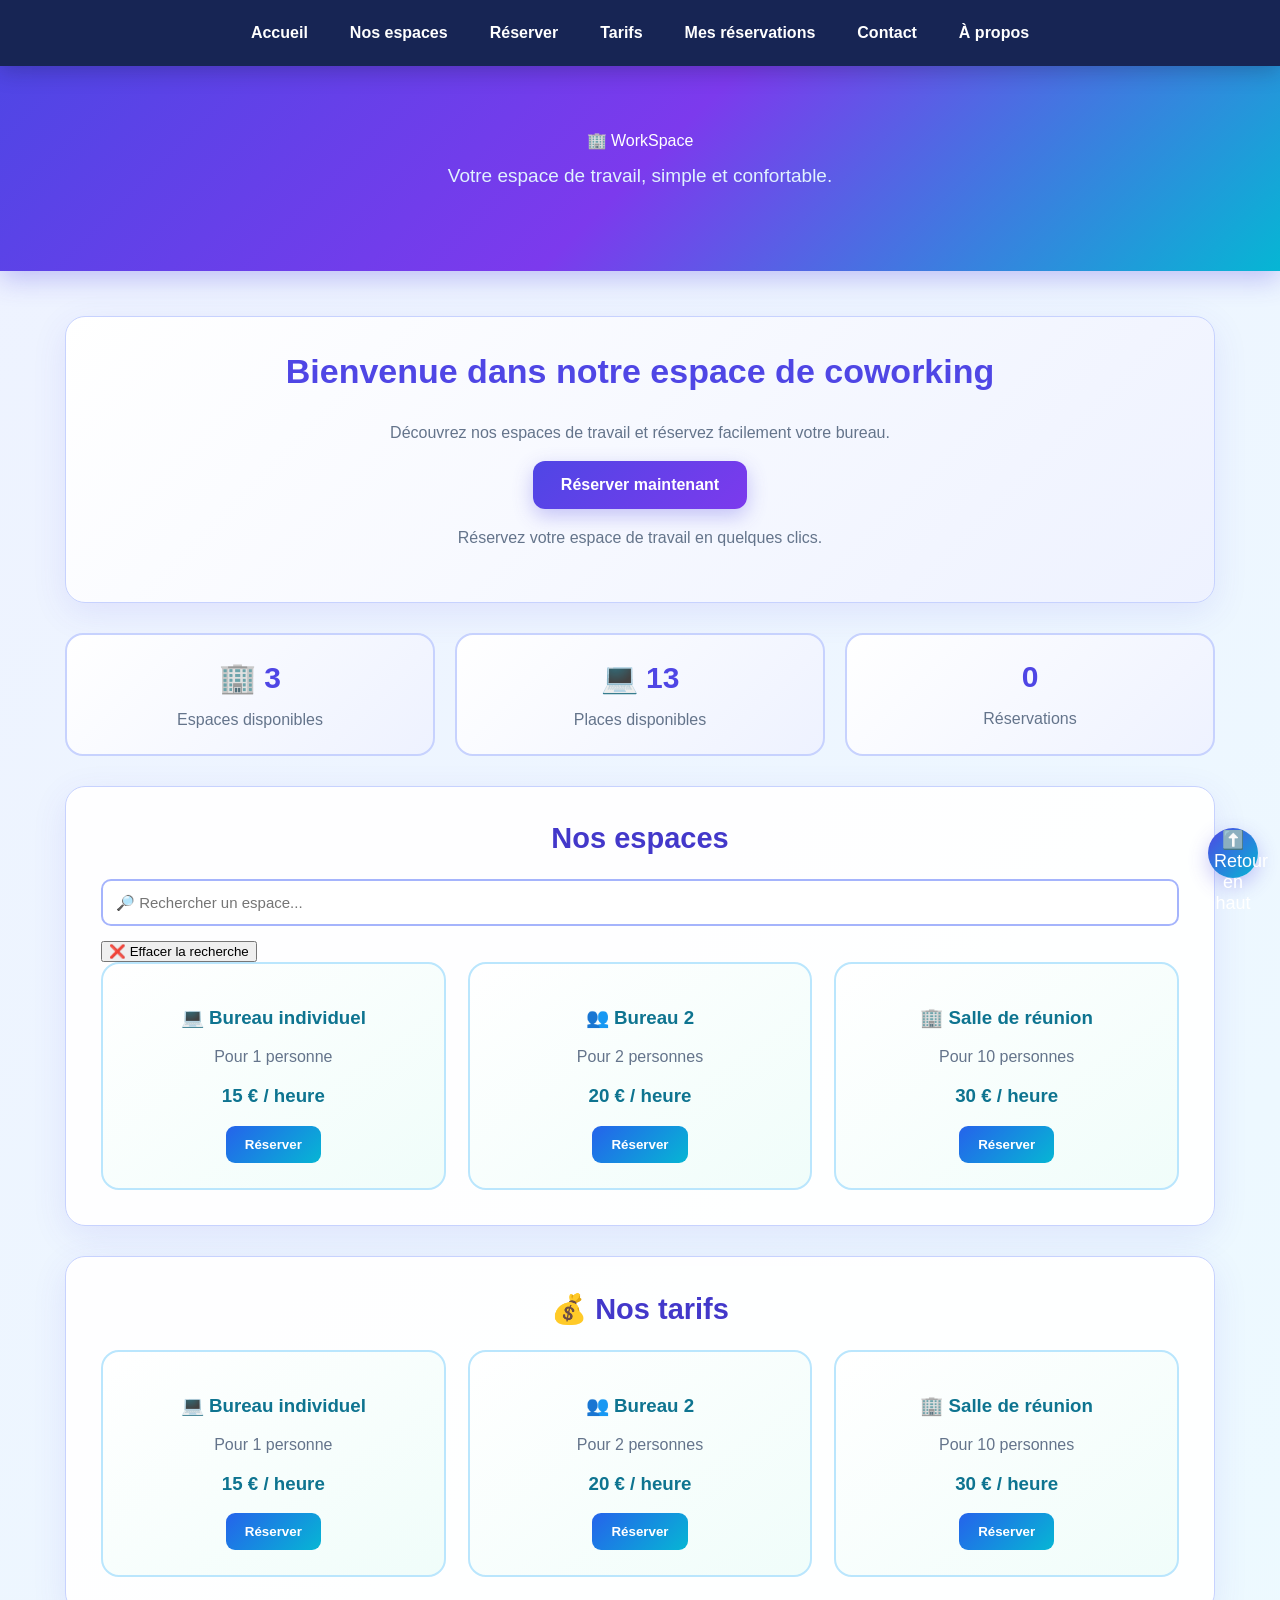
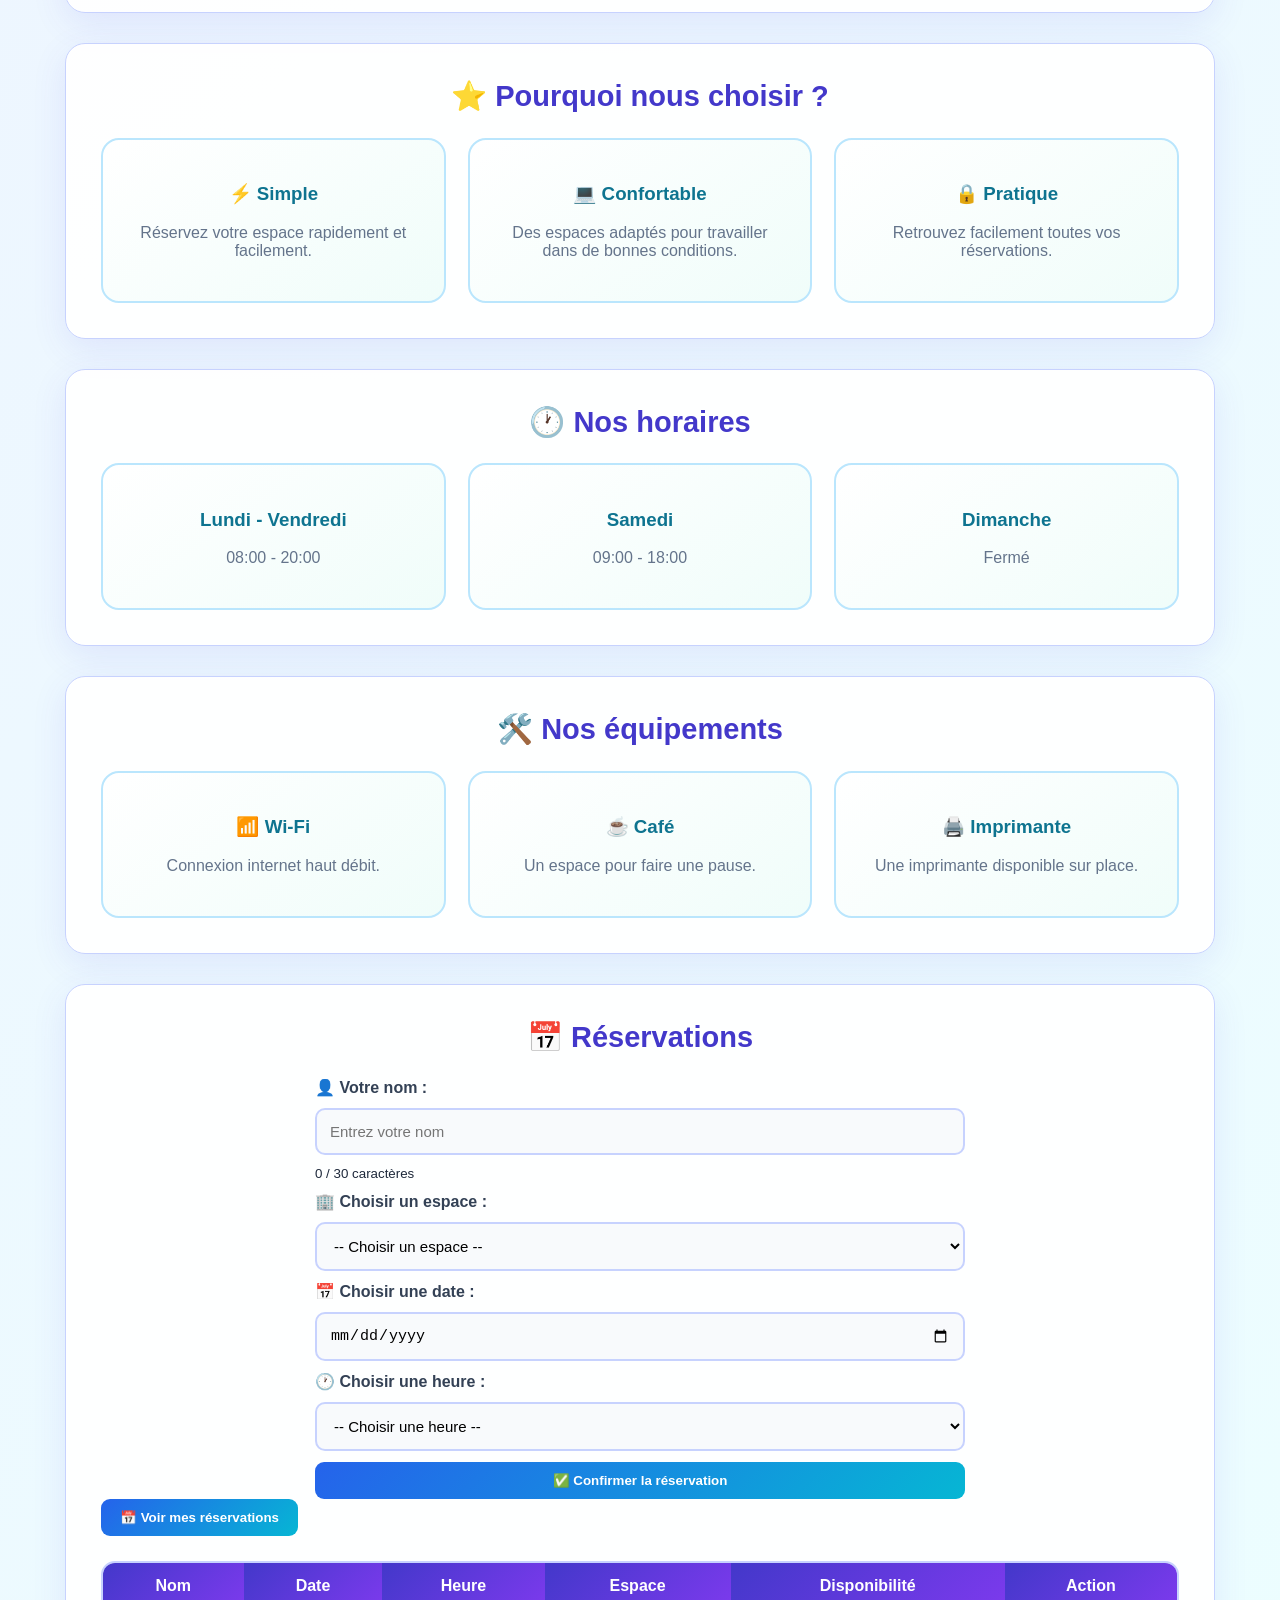
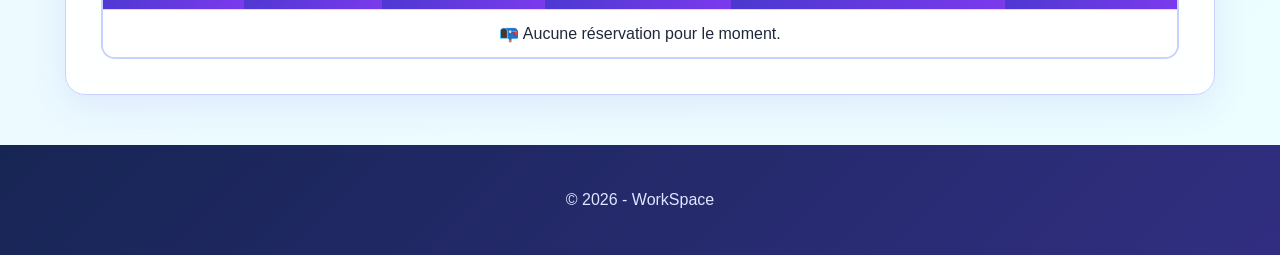
<file: index.html>
<!DOCTYPE html>
<html lang="fr">

<head>
    <meta charset="UTF-8">
    <meta name="viewport" content="width=device-width, initial-scale=1.0">

    <title>WorkSpace - Coworking</title>

    <link rel="stylesheet" href="style.css">
</head>

<body>

    <!-- MENU -->
    <nav>
        <a href="index.html">Accueil</a>
        <a href="#espaces">Nos espaces</a>
        <a href="#reservations">Réserver</a>
        <a href="#tarifs">Tarifs</a>
        <a href="reservations.html">Mes réservations</a>
        <a href="contact.html">Contact</a>
        <a href="apropos.html">À propos</a>
    </nav>

    <!-- EN-TÊTE -->
    <header
         <h1>🏢 WorkSpace</h1>

        <p>
            Votre espace de travail, simple et confortable.
        </p>

    </header>

    <main>

        <!-- ACCUEIL -->
        <section class="accueil">

            <h2>Bienvenue dans notre espace de coworking</h2>

            <p>
                Découvrez nos espaces de travail et réservez
                facilement votre bureau.
            </p>

            <a href="#reservations">
                <button class="bouton-principal">
                    Réserver maintenant
                </button>
            </a>

            <p class="texte-accueil">
                Réservez votre espace de travail en quelques clics.
            </p>

        </section>


        <!-- STATISTIQUES -->
        <section class="statistiques">

            <div class="statistique">
                <h3>🏢 3</h3>
                <p>Espaces disponibles</p>
            </div>

            <div class="statistique">
                <h3>💻 13</h3>
                <p>Places disponibles</p>
            </div>

            <div class="statistique">
                <h3 id="nombreReservations">0</h3>
                <p>Réservations</p>
            </div>

        </section>


        <!-- ESPACES -->
        <section id="espaces">

            <h2>Nos espaces</h2>

            <input
                type="text"
                id="rechercheEspaces"
                placeholder="🔎 Rechercher un espace..."
            >

            <button id="effacerRecherche" type="button">
                ❌ Effacer la recherche
            </button>

            <div class="espaces">

                <div class="espace">
                    <h3>💻 Bureau individuel</h3>
                    <p>Pour 1 personne</p>
                    <h3>15 € / heure</h3>

                    <button onclick="choisirEspace('Bureau individuel')">
                        Réserver
                    </button>
                </div>


                <div class="espace bureau2">

                    <h3>👥 Bureau 2</h3>
                    <p>Pour 2 personnes</p>
                    <h3>20 € / heure</h3>

                    <button onclick="choisirEspace('Bureau 2')">
                        Réserver
                    </button>

                </div>


                <div class="espace">

                    <h3>🏢 Salle de réunion</h3>
                    <p>Pour 10 personnes</p>
                    <h3>30 € / heure</h3>

                    <button onclick="choisirEspace('Salle de réunion')">
                        Réserver
                    </button>

                </div>

            </div>

        </section>


        <!-- TARIFS -->
        <section id="tarifs">

            <h2>💰 Nos tarifs</h2>

            <div class="espaces">

                <div class="espace">

                    <h3>💻 Bureau individuel</h3>
                    <p>Pour 1 personne</p>
                    <h3>15 € / heure</h3>

                    <button onclick="choisirEspace('Bureau individuel')">
                        Réserver
                    </button>

                </div>


                <div class="espace">

                    <h3>👥 Bureau 2</h3>
                    <p>Pour 2 personnes</p>
                    <h3>20 € / heure</h3>

                    <button onclick="choisirEspace('Bureau 2')">
                        Réserver
                    </button>

                </div>


                <div class="espace">

                    <h3>🏢 Salle de réunion</h3>
                    <p>Pour 10 personnes</p>
                    <h3>30 € / heure</h3>

                    <button onclick="choisirEspace('Salle de réunion')">
                        Réserver
                    </button>

                </div>

            </div>

        </section>


        <!-- AVANTAGES -->
        <section class="avantages">

            <h2>⭐ Pourquoi nous choisir ?</h2>

            <div class="espaces">

                <div class="espace">
                    <h3>⚡ Simple</h3>
                    <p>
                        Réservez votre espace rapidement et facilement.
                    </p>
                </div>


                <div class="espace">
                    <h3>💻 Confortable</h3>
                    <p>
                        Des espaces adaptés pour travailler
                        dans de bonnes conditions.
                    </p>
                </div>


                <div class="espace">
                    <h3>🔒 Pratique</h3>
                    <p>
                        Retrouvez facilement toutes vos réservations.
                    </p>
                </div>

            </div>

        </section>


        <!-- HORAIRES -->
        <section class="horaires">

            <h2>🕐 Nos horaires</h2>

            <div class="espaces">

                <div class="espace">
                    <h3>Lundi - Vendredi</h3>
                    <p>08:00 - 20:00</p>
                </div>

                <div class="espace">
                    <h3>Samedi</h3>
                    <p>09:00 - 18:00</p>
                </div>

                <div class="espace">
                    <h3>Dimanche</h3>
                    <p>Fermé</p>
                </div>

            </div>

        </section>


        <!-- ÉQUIPEMENTS -->
        <section class="equipements">

            <h2>🛠️ Nos équipements</h2>

            <div class="espaces">

                <div class="espace">
                    <h3>📶 Wi-Fi</h3>
                    <p>Connexion internet haut débit.</p>
                </div>

                <div class="espace">
                    <h3>☕ Café</h3>
                    <p>Un espace pour faire une pause.</p>
                </div>

                <div class="espace">
                    <h3>🖨️ Imprimante</h3>
                    <p>Une imprimante disponible sur place.</p>
                </div>

            </div>

        </section>


        <!-- RÉSERVATIONS -->
        <section id="reservations">

            <h2>📅 Réservations</h2>

            <form id="reservationForm">

                <label for="nom">
                    👤 Votre nom :
                </label>

               <input
    type="text"
    id="nom"
    placeholder="Entrez votre nom"
    maxlength="30"
    required
>
<small id="compteurNom">
    0 / 30 caractères
</small>         

                <label for="espace">
                    🏢 Choisir un espace :
                </label>

                <select id="espace" required>

                    <option value="">
                        -- Choisir un espace --
                    </option>

                    <option value="Bureau individuel">
                        Bureau individuel
                    </option>

                    <option value="Bureau 2">
                        Bureau 2
                    </option>

                    <option value="Salle de réunion">
                        Salle de réunion
                    </option>

                </select>


                <label for="date">
                    📅 Choisir une date :
                </label>

                <input
                    type="date"
                    id="date"
                    required
                >


                <label for="heure">
                    🕐 Choisir une heure :
                </label>

                <select id="heure" required>

                    <option value="">
                        -- Choisir une heure --
                    </option>

                    <option value="09:00 - 11:00">
                        09:00 - 11:00
                    </option>

                    <option value="11:00 - 13:00">
                        11:00 - 13:00
                    </option>

                    <option value="14:00 - 16:00">
                        14:00 - 16:00
                    </option>

                    <option value="16:00 - 18:00">
                        16:00 - 18:00
                    </option>

                </select>


                <button type="submit">
                    ✅ Confirmer la réservation
                </button>

            </form>


            <a href="reservations.html">
                <button type="button">
                    📅 Voir mes réservations
                </button>
            </a>


            <!-- TABLEAU -->
            <table>

                <thead>

                    <tr>
    <th>Nom</th>
    <th>Date</th>
    <th>Heure</th>
    <th>Espace</th>
    <th>Disponibilité</th>
    <th>Action</th>
</tr>

                </thead>

                <tbody id="listeReservations">
                </tbody>

            </table>

        </section>

    </main>


    <!-- RETOUR EN HAUT -->
    <button id="retourHaut" type="button">
        ⬆️ Retour en haut
    </button>


    <!-- PIED DE PAGE -->
    <footer>
        <p>© 2026 - WorkSpace</p>
    </footer>


    <!-- JAVASCRIPT -->
    <script src="script.js"></script>


    <script>

        // Recherche des espaces
        const rechercheEspaces =
            document.getElementById("rechercheEspaces");

        const espaces =
            document.querySelectorAll(".espace");


        rechercheEspaces.addEventListener("input", function() {

            const recherche =
                this.value.toLowerCase();


            espaces.forEach(function(espace) {

                const texte =
                    espace.textContent.toLowerCase();


                if (texte.includes(recherche)) {

                    espace.style.display = "";

                } else {

                    espace.style.display = "none";

                }

            });

        });


        // Effacer la recherche
        const effacerRecherche =
            document.getElementById("effacerRecherche");


        effacerRecherche.addEventListener("click", function() {

            rechercheEspaces.value = "";


            espaces.forEach(function(espace) {

                espace.style.display = "";

            });

        });


        // Choisir automatiquement un espace
        function choisirEspace(espace) {

            document.getElementById("espace").value = espace;


            document.getElementById("reservations").scrollIntoView({
                behavior: "smooth"
            });

        }


        // Retour en haut
        document
            .getElementById("retourHaut")
            .addEventListener("click", function() {

                window.scrollTo({
                    top: 0,
                    behavior: "smooth"
                });

            });


        window.addEventListener("load", function() {

    const dejaBienvenue =
        localStorage.getItem("bienvenueWorkSpace");

    if (!dejaBienvenue) {

        alert("👋 Bienvenue sur WorkSpace !");

        localStorage.setItem(
            "bienvenueWorkSpace",
            "oui"
        );
    }

});

    </script>

</body>

</html>
</file>
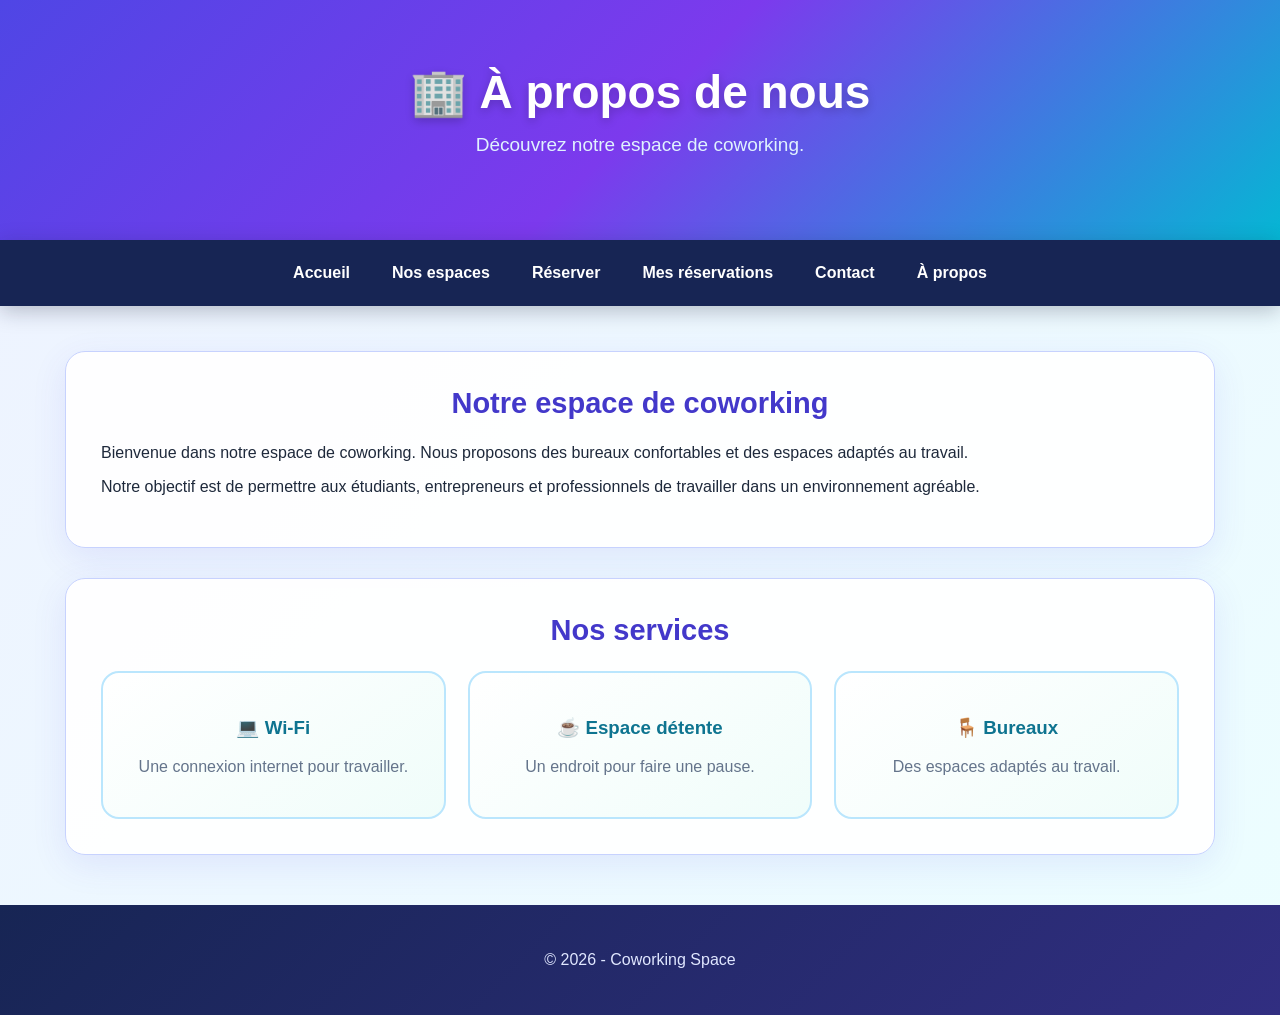
<file: apropos.html>
<!DOCTYPE html>
<html lang="fr">

<head>
    <meta charset="UTF-8">
    <meta name="viewport" content="width=device-width, initial-scale=1.0">

    <title>À propos - Coworking Space</title>

    <link rel="stylesheet" href="style.css">
</head>

<body>

    <header>
        <h1>🏢 À propos de nous</h1>
        <p>Découvrez notre espace de coworking.</p>
    </header>

    <nav>
        <a href="index.html">Accueil</a>
        <a href="index.html#espaces">Nos espaces</a>
        <a href="index.html#reservations">Réserver</a>
        <a href="reservations.html">Mes réservations</a>
        <a href="contact.html">Contact</a>
        <a href="apropos.html">À propos</a>
    </nav>

    <main>

        <section>

            <h2>Notre espace de coworking</h2>

            <p>
                Bienvenue dans notre espace de coworking.
                Nous proposons des bureaux confortables et
                des espaces adaptés au travail.
            </p>

            <p>
                Notre objectif est de permettre aux étudiants,
                entrepreneurs et professionnels de travailler
                dans un environnement agréable.
            </p>

        </section>

        <section>

            <h2>Nos services</h2>

            <div class="espaces">

                <div class="espace">
                    <h3>💻 Wi-Fi</h3>
                    <p>Une connexion internet pour travailler.</p>
                </div>

                <div class="espace">
                    <h3>☕ Espace détente</h3>
                    <p>Un endroit pour faire une pause.</p>
                </div>

                <div class="espace">
                    <h3>🪑 Bureaux</h3>
                    <p>Des espaces adaptés au travail.</p>
                </div>

            </div>

        </section>

    </main>

    <footer>
        <p>© 2026 - Coworking Space</p>
    </footer>

</body>

</html>
</file>
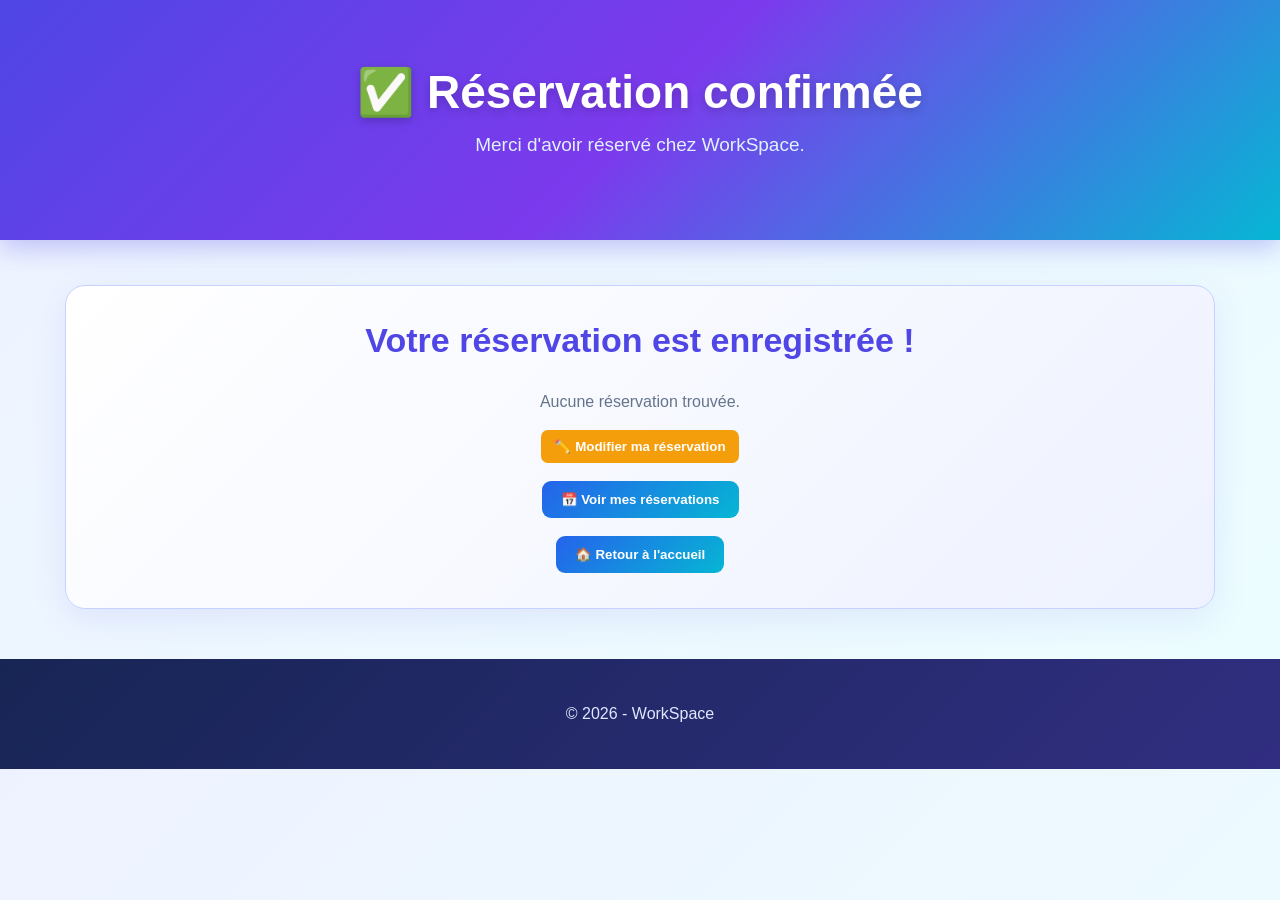
<file: confirmation.html>
<!DOCTYPE html>
<html lang="fr">

<head>
    <meta charset="UTF-8">
    <meta name="viewport" content="width=device-width, initial-scale=1.0">

    <title>Réservation confirmée</title>

    <link rel="stylesheet" href="style.css">
</head>

<body>

    <header>
        <h1>✅ Réservation confirmée</h1>
        <p>Merci d'avoir réservé chez WorkSpace.</p>
    </header>

    <main>

        <section class="accueil">

           <h2>Votre réservation est enregistrée !</h2>

<div id="detailsReservation">
    <p>Chargement de votre réservation...</p>
</div>

<script>
    const reservations =
        JSON.parse(localStorage.getItem("reservations")) || [];

    const derniereReservation = reservations[reservations.length - 1];

    const details = document.getElementById("detailsReservation");

    if (derniereReservation) {
    details.innerHTML = `
    <p><strong>Nom 👤 :</strong> ${derniereReservation.nom}</p>
    <p><strong>Espace 🏢 :</strong> ${derniereReservation.espace}</p>
    <p><strong>Date 📅 :</strong> ${derniereReservation.date.split("-").reverse().join("/")}</p>
    <p><strong>Heure 🕐 :</strong> ${derniereReservation.heure}</p>
`;
    } else {
        details.innerHTML = "<p>Aucune réservation trouvée.</p>";
    }
</script>

       <a href="index.html?modifier=true#reservations">
    <button class="bouton-modifier">✏️ Modifier ma réservation</button>
</a>
<br><br>

<a href="reservations.html">
    <button>📅 Voir mes réservations</button>
</a>
            <br><br>

            <a href="index.html">
                <button>🏠 Retour à l'accueil</button>
            </a>

        </section>

    </main>

    <footer>
        <p>© 2026 - WorkSpace</p>
    </footer>

</body>

</html>
</file>
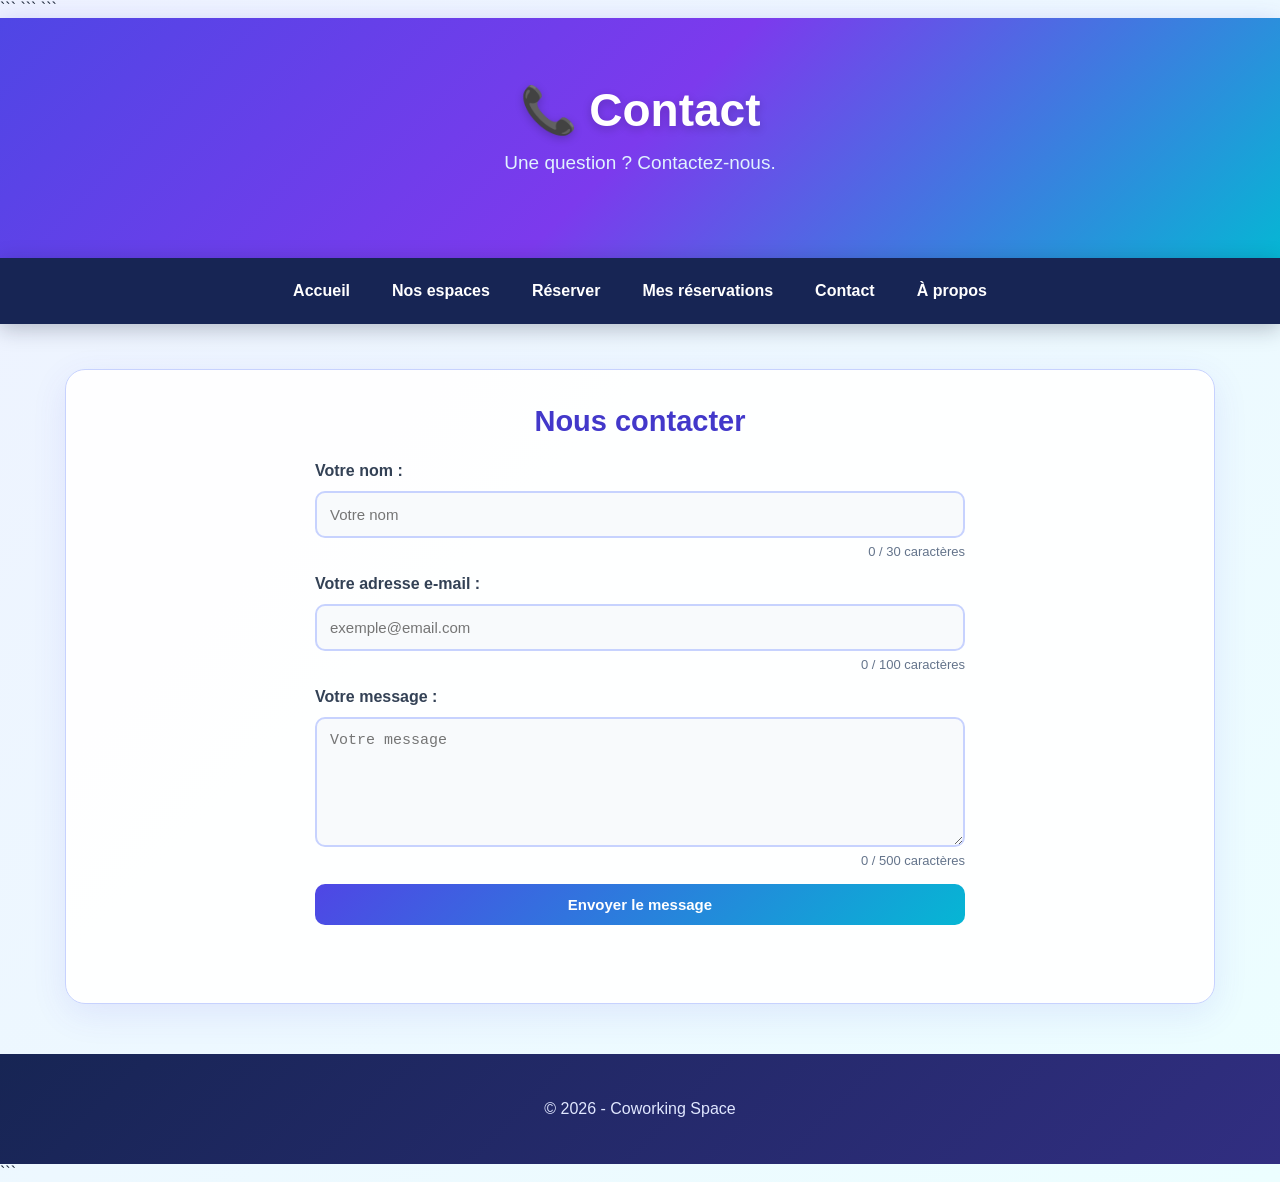
<file: contact.html>
<!DOCTYPE html>

<html lang="fr">

<head>

```
<meta charset="UTF-8">

<meta
    name="viewport"
    content="width=device-width, initial-scale=1.0"
>

<title>Contact - Coworking Space</title>

<link
    rel="stylesheet"
    href="style.css"
>
```

</head>

<body>

```
<!-- ============================== -->
<!-- EN-TÊTE                        -->
<!-- ============================== -->

<header>
 
    <h1>📞 Contact</h1>

    <p>
        Une question ? Contactez-nous.
    </p>

</header>


<!-- ============================== -->
<!-- MENU                           -->
<!-- ============================== -->

<nav>

    <a href="index.html">
        Accueil
    </a>

    <a href="index.html#espaces">
        Nos espaces
    </a>

    <a href="index.html#reservations">
        Réserver
    </a>

    <a href="reservations.html">
        Mes réservations
    </a>

    <a href="contact.html">
        Contact
    </a>

    <a href="apropos.html">
        À propos
    </a>

</nav>


<!-- ============================== -->
<!-- CONTENU                        -->
<!-- ============================== -->

<main>

    <section>

        <h2>
            Nous contacter
        </h2>


        <form id="contactForm">


            <!-- ====================== -->
            <!-- NOM                     -->
            <!-- ====================== -->

            <label for="nom">
                Votre nom :
            </label>

            <input
                type="text"
                id="nom"
                placeholder="Votre nom"
                maxlength="30"
                required
            >

            <small id="compteurNomContact">
                0 / 30 caractères
            </small>


            <!-- ====================== -->
            <!-- EMAIL                   -->
            <!-- ====================== -->

            <label for="email">
                Votre adresse e-mail :
            </label>

            <input
                type="email"
                id="email"
                placeholder="exemple@email.com"
                maxlength="100"
                required
            >
            <small id="compteurEmail">
            0 / 100 caractères
  </small>

            <!-- ====================== -->
            <!-- MESSAGE                 -->
            <!-- ====================== -->

            <label for="message">
                Votre message :
            </label>

            <textarea
                id="message"
                placeholder="Votre message"
                maxlength="500"
                required
            ></textarea>

            <small id="compteurMessage">
                0 / 500 caractères
            </small>


            <!-- ====================== -->
            <!-- BOUTON                  -->
            <!-- ====================== -->

            <button type="submit">
                Envoyer le message
            </button>


            <!-- ====================== -->
            <!-- CONFIRMATION            -->
            <!-- ====================== -->

            <p id="messageConfirmation"></p>


        </form>

    </section>

</main>


<!-- ============================== -->
<!-- PIED DE PAGE                   -->
<!-- ============================== -->

<footer>

    <p>
        © 2026 - Coworking Space
    </p>

</footer>


<!-- ============================== -->
<!-- JAVASCRIPT                     -->
<!-- ============================== -->

<script>

    /* ================================ */
    /* RÉCUPÉRATION DES ÉLÉMENTS        */
    /* ================================ */

    const formulaireContact =
        document.getElementById("contactForm");

    const champNomContact =
        document.getElementById("nom");

    const compteurNomContact =
        document.getElementById("compteurNomContact");

    const champEmail =
        document.getElementById("email");

    const compteurEmail =
        document.getElementById("compteurEmail");

    const champMessage =
        document.getElementById("message");

    const compteurMessage =
        document.getElementById("compteurMessage");

    const messageConfirmation =
        document.getElementById("messageConfirmation");


    /* ================================ */
    /* COMPTEUR DU NOM                  */
    /* ================================ */

    if (champNomContact && compteurNomContact) {

        function mettreAJourCompteurNom() {

            compteurNomContact.textContent =
                champNomContact.value.length +
                " / 30 caractères";

        }

        mettreAJourCompteurNom();

        champNomContact.addEventListener(
            "input",
            mettreAJourCompteurNom
        );

    }


    /* ================================ */
    /* COMPTEUR DE L'EMAIL              */
    /* ================================ */

    if (champEmail && compteurEmail) {

        function mettreAJourCompteurEmail() {

            compteurEmail.textContent =
                champEmail.value.length +
                " / 100 caractères";

        }

        mettreAJourCompteurEmail();

        champEmail.addEventListener(
            "input",
            mettreAJourCompteurEmail
        );

    }


    /* ================================ */
    /* COMPTEUR DU MESSAGE              */
    /* ================================ */

    if (champMessage && compteurMessage) {

        function mettreAJourCompteurMessage() {

            compteurMessage.textContent =
                champMessage.value.length +
                " / 500 caractères";

        }

        mettreAJourCompteurMessage();

        champMessage.addEventListener(
            "input",
            mettreAJourCompteurMessage
        );
champMessage.addEventListener(
    "input",
    function() {

        const longueur =
            champMessage.value.length;

        if (longueur >= 450) {

            compteurMessage.style.color =
                "#dc2626";

        } else if (longueur >= 400) {

            compteurMessage.style.color =
                "#f59e0b";

        } else {

            compteurMessage.style.color =
                "#64748b";

        }

    }
);
    }


    /* ================================ */
    /* ENVOI DU FORMULAIRE              */
    /* ================================ */

    if (formulaireContact) {

        formulaireContact.addEventListener(
            "submit",
            function(event) {

                event.preventDefault();


                /* ======================== */
                /* CONFIRMATION              */
                /* ======================== */

                const confirmation =
                    confirm(
                        "Voulez-vous vraiment envoyer ce message ?"
                    );

                if (!confirmation) {
                    return;
                }


                /* ======================== */
                /* RÉCUPÉRATION DU NOM       */
                /* ======================== */

                const nom =
                    champNomContact.value.trim();


                /* ======================== */
                /* NOM MINIMUM 2 CARACTÈRES  */
                /* ======================== */

                if (nom.length < 2) {

                    alert(
                        "❌ Le nom doit contenir au moins 2 caractères."
                    );

                    return;

                }


                /* ======================== */
                /* NOM : LETTRES UNIQUEMENT  */
                /* ======================== */

                const nomValide =
                    /^[A-Za-zÀ-ÿ\s'-]+$/;

                if (!nomValide.test(nom)) {

                    alert(
                        "❌ Le nom ne doit contenir que des lettres."
                    );

                    return;

                }


                /* ======================== */
                /* NOM : MAXIMUM 30          */
                /* ======================== */

                if (nom.length > 30) {

                    alert(
                        "❌ Le nom ne peut pas dépasser 30 caractères."
                    );

                    return;

                }


                /* ======================== */
                /* EMAIL                     */
                /* ======================== */

                const email =
                    champEmail.value.trim();

                const emailValide =
                    /^[^\s@]+@[^\s@]+\.[^\s@]+$/;

                if (!emailValide.test(email)) {

                    alert(
                        "❌ Veuillez entrer une adresse e-mail valide."
                    );

                    return;

                }


                /* ======================== */
                /* MESSAGE                   */
                /* ======================== */

                const message =
                    champMessage.value.trim();


                if (message.length < 10) {

                    alert(
                        "❌ Le message doit contenir au moins 10 caractères."
                    );

                    return;

                }


                if (message.length > 500) {

                    alert(
                        "❌ Le message ne peut pas dépasser 500 caractères."
                    );

                    return;

                }


                /* ======================== */
                /* CONFIRMATION FINALE       */
                /* ======================== */

                if (messageConfirmation) {

                    messageConfirmation.textContent =
                        "✅ Merci ! Votre message a bien été envoyé.";

                    messageConfirmation.style.color =
                        "#15803d";

                    messageConfirmation.style.fontWeight =
                        "bold";

                }


                /* ======================== */
                /* RÉINITIALISATION          */
                /* ======================== */

                formulaireContact.reset();


                compteurNomContact.textContent =
                    "0 / 30 caractères";

                compteurEmail.textContent =
                    "0 / 100 caractères";

                compteurMessage.textContent =
                    "0 / 500 caractères";

            }
        );

    }

</script>
```

</body>

</html>
</file>
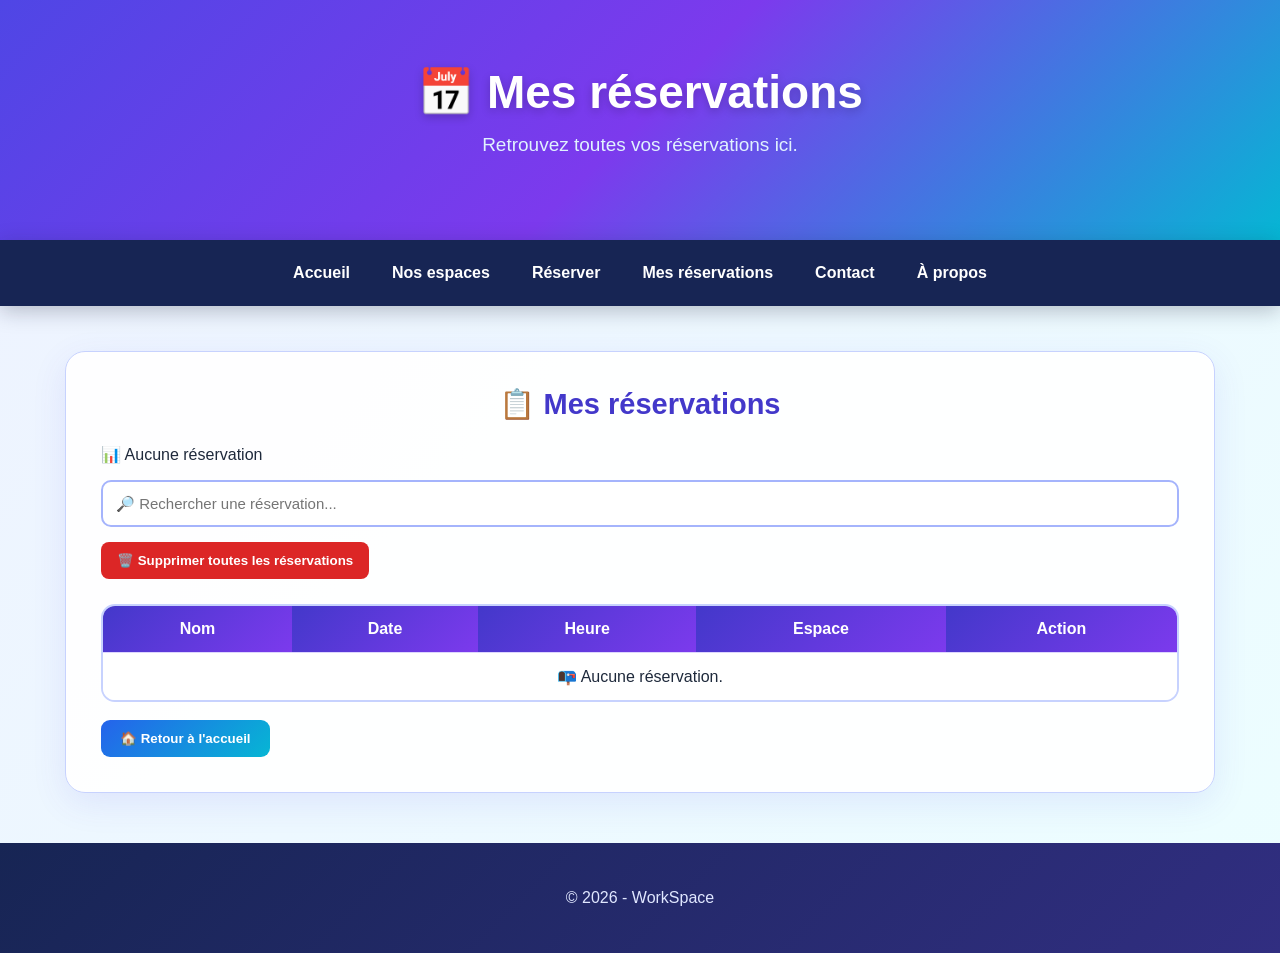
<file: reservations.html>
<!DOCTYPE html>
<html lang="fr">

<head>
    <meta charset="UTF-8">
    <meta name="viewport" content="width=device-width, initial-scale=1.0">

    <title>Mes réservations - WorkSpace</title>

    <link rel="stylesheet" href="style.css">
</head>

<body>

    <header>
        <h1>📅 Mes réservations</h1>
        <p>Retrouvez toutes vos réservations ici.</p>
    </header>


    <nav>

        <a href="index.html">Accueil</a>

        <a href="index.html#espaces">
            Nos espaces
        </a>

        <a href="index.html#reservations">
            Réserver
        </a>

        <a href="reservations.html">
            Mes réservations
        </a>

        <a href="contact.html">
            Contact
        </a>

        <a href="apropos.html">
            À propos
        </a>

    </nav>


    <main>

        <section>

            <h2>📋 Mes réservations</h2>


            <p id="compteurReservations">
                📊 0 réservation
            </p>


            <input
                type="text"
                id="recherche"
                placeholder="🔎 Rechercher une réservation..."
            >


            <button
                id="supprimerTout"
                type="button"
                class="bouton-danger">

                🗑️ Supprimer toutes les réservations

            </button>


            <table>

                <thead>

                    <tr>

                        <th>Nom</th>
                        <th>Date</th>
                        <th>Heure</th>
                        <th>Espace</th>
                        <th>Action</th>

                    </tr>

                </thead>


                <tbody id="mesReservations">

                </tbody>

            </table>


            <br>


            <a href="index.html">

                <button type="button">
                    🏠 Retour à l'accueil
                </button>

            </a>

        </section>

    </main>


    <footer>

        <p>
            © 2026 - WorkSpace
        </p>

    </footer>


    <script>

        let reservations =
            JSON.parse(
                localStorage.getItem("reservations")
            ) || [];
/* ============================= */
/* ÉTAPE 81 : RÉSERVATIONS PASSÉES */
/* ============================= */

const maintenant = new Date();

reservations = reservations.filter(
    function(reservation) {

        const dateReservation =
            new Date(
                reservation.date +
                "T" +
                reservation.heure.substring(0, 5) +
                ":00"
            );

        return dateReservation >= maintenant;
    }
);

localStorage.setItem(
    "reservations",
    JSON.stringify(reservations)
);

        const tableau =
            document.getElementById(
                "mesReservations"
            );


        const compteur =
            document.getElementById(
                "compteurReservations"
            );


        // Afficher les réservations

        function afficherReservations(
            liste = reservations
        ) {

            tableau.innerHTML = "";


            if (liste.length === 0) {

                tableau.innerHTML = `

                    <tr>

                        <td colspan="5">

                            📭 Aucune réservation.

                        </td>

                    </tr>

                `;

                return;
            }


            liste.forEach(
                function(reservation) {

                    const index =
                        reservations.indexOf(
                            reservation
                        );


                    const ligne =
                        document.createElement(
                            "tr"
                        );


                    ligne.innerHTML = `

                        <td>
                            👤 ${reservation.nom}
                        </td>

                        <td>
                            📅 ${
                                reservation.date
                                    .split("-")
                                    .reverse()
                                    .join("/")
                            }
                        </td>

                        <td>
                            🕐 ${reservation.heure}
                        </td>

                        <td>
                            🏢 ${reservation.espace}
                        </td>

                        <td>

                            <button
                                class="bouton-modifier"
                                type="button">

                                ✏️ Modifier

                            </button>

                            <button
                                class="bouton-supprimer"
                                type="button">

                                🗑️ Supprimer

                            </button>

                        </td>

                    `;


                    tableau.appendChild(
                        ligne
                    );


                    // BOUTON MODIFIER

                    ligne
                        .querySelector(
                            ".bouton-modifier"
                        )
                        .addEventListener(
                            "click",
                            function() {

                               localStorage.setItem(
    "reservationAModifier",
    JSON.stringify(reservation)
);

localStorage.setItem(
    "indexReservation",
    index
);

window.location.href =
    "index.html#reservations";

                            }
                        );


                    // BOUTON SUPPRIMER

                    ligne
                        .querySelector(
                            ".bouton-supprimer"
                        )
                        .addEventListener(
                            "click",
                            function() {

                                const confirmation =
                                    confirm(
                                        "Voulez-vous vraiment supprimer cette réservation ?"
                                    );


                                if (confirmation) {

                                    reservations.splice(
                                        index,
                                        1
                                    );


                                    localStorage.setItem(
                                        "reservations",
                                        JSON.stringify(
                                            reservations
                                        )
                                    );


                                    mettreAJourCompteur();


                                    afficherReservations();

                                }

                            }
                        );

                }
            );

        }


        // Compteur

       function mettreAJourCompteur() {

    if (reservations.length === 0) {

        compteur.textContent =
            "📊 Aucune réservation";

    } else if (reservations.length === 1) {

        compteur.textContent =
            "📊 1 réservation";

    } else {

        compteur.textContent =
            "📊 " +
            reservations.length +
            " réservations";

    }

}

            if (
                reservations.length === 0
            ) {

                compteur.textContent =
                    "📊 Aucune réservation";

            }

            else if (
                reservations.length === 1
            ) {

                compteur.textContent =
                    "📊 1 réservation";

            }

            else {

                compteur.textContent =
                    "📊 " +
                    reservations.length +
                    " réservations";

            }

         


        // Recherche

        document
            .getElementById("recherche")
            .addEventListener(
                "input",
                function() {

                    const recherche =
                        this.value.toLowerCase();


                    const resultats =
                        reservations.filter(
                            function(reservation) {

                                return (

                                    reservation.nom
                                        .toLowerCase()
                                        .includes(
                                            recherche
                                        )

                                    ||

                                    reservation.espace
                                        .toLowerCase()
                                        .includes(
                                            recherche
                                        )

                                    ||

                                    reservation.date
                                        .includes(
                                            recherche
                                        )

                                    ||

                                    reservation.heure
                                        .includes(
                                            recherche
                                        )

                                );

                            }
                        );


                    afficherReservations(
                        resultats
                    );

                }
            );


        // Supprimer toutes les réservations

        document
            .getElementById("supprimerTout")
            .addEventListener(
                "click",
                function() {

                    if (
                        reservations.length === 0
                    ) {

                        alert(
                            "❌ Aucune réservation à supprimer."
                        );

                        return;
                    }


                    const confirmation =
                        confirm(
                            "⚠️ Supprimer toutes les réservations ?"
                        );


                    if (confirmation) {

                        reservations = [];


                        localStorage.removeItem(
                            "reservations"
                        );


                        mettreAJourCompteur();


                        afficherReservations();


                        alert(
                            "✅ Toutes les réservations ont été supprimées."
                        );

                    }

                }
            );


        // Démarrage

        mettreAJourCompteur();

        afficherReservations();

    </script>

</body>

</html>
</file>
<file: style.css>
* {
    box-sizing: border-box;
}

html {
    scroll-behavior: smooth;
}

body {
    margin: 0;
    font-family: Arial, sans-serif;
    background: linear-gradient(135deg, #eef2ff, #ecfeff);
    color: #1e293b;
}

/* =========================
   HEADER
========================= */

header {
    background: linear-gradient(
        135deg,
        #4f46e5,
        #7c3aed,
        #06b6d4
    );

    color: white;
    text-align: center;
    padding: 65px 20px;

    box-shadow: 0 8px 25px rgba(79, 70, 229, 0.3);
}

header h1 {
    margin: 0;
    font-size: 46px;
    text-shadow: 0 3px 10px rgba(0, 0, 0, 0.2);
}

header p {
    margin-top: 15px;
    font-size: 19px;
    color: #e0f2fe;
}

/* =========================
   MENU
========================= */

nav {
    position: sticky;
    top: 0;
    z-index: 1000;

    display: flex;
    justify-content: center;
    flex-wrap: wrap;
    gap: 8px;

    padding: 14px;

    background: #172554;

    box-shadow: 0 5px 20px rgba(15, 23, 42, 0.25);
}

nav a {
    color: white;
    text-decoration: none;

    padding: 10px 17px;

    border-radius: 8px;

    font-weight: bold;

    transition: 0.3s;
}

nav a:hover {
    background: linear-gradient(
        135deg,
        #6366f1,
        #06b6d4
    );

    transform: translateY(-2px);
}

/* =========================
   CONTENU
========================= */

main {
    width: 92%;
    max-width: 1150px;
    margin: 45px auto;
}

section {
    background: rgba(255, 255, 255, 0.95);

    padding: 35px;

    margin-bottom: 30px;

    border-radius: 20px;

    border: 1px solid #c7d2fe;

    box-shadow:
        0 10px 35px rgba(79, 70, 229, 0.1);
}

h2 {
    text-align: center;

    color: #4338ca;

    font-size: 29px;

    margin-top: 0;
}

/* =========================
   ACCUEIL
========================= */

.accueil {
    text-align: center;

    background:
        linear-gradient(
            135deg,
            #ffffff,
            #eef2ff
        );
}

.accueil h2 {
    color: #4f46e5;
    font-size: 34px;
}

.accueil p {
    color: #64748b;

    max-width: 700px;

    margin: 15px auto;

    line-height: 1.7;
}

/* =========================
   BOUTON PRINCIPAL
========================= */

.bouton-principal {

    background: linear-gradient(
        135deg,
        #4f46e5,
        #7c3aed
    );

    color: white;

    border: none;

    padding: 15px 28px;

    border-radius: 12px;

    font-size: 16px;

    font-weight: bold;

    cursor: pointer;

    transition: 0.3s;

    box-shadow:
        0 7px 20px rgba(79, 70, 229, 0.3);
}

.bouton-principal:hover {

    transform: translateY(-4px);

    box-shadow:
        0 12px 30px rgba(79, 70, 229, 0.4);
}

/* =========================
   STATISTIQUES
========================= */

.statistiques {

    display: grid;

    grid-template-columns:
        repeat(3, 1fr);

    gap: 20px;

    background: transparent;

    border: none;

    box-shadow: none;

    padding: 0;
}

.statistique {

    text-align: center;

    padding: 25px;

    border-radius: 18px;

    background: linear-gradient(
        135deg,
        #ffffff,
        #eef2ff
    );

    border: 2px solid #c7d2fe;

    transition: 0.3s;
}

.statistique:hover {

    transform: translateY(-6px);

    box-shadow:
        0 10px 25px rgba(79, 70, 229, 0.15);
}

.statistique h3 {

    margin: 0;

    font-size: 30px;

    color: #4f46e5;
}

.statistique p {

    margin-bottom: 0;

    color: #64748b;
}

/* =========================
   CARTES DES ESPACES
========================= */

.espaces {

    display: grid;

    grid-template-columns:
        repeat(3, 1fr);

    gap: 22px;
}

.espace {

    padding: 25px;

    text-align: center;

    border-radius: 18px;

    background: linear-gradient(
        145deg,
        #ffffff,
        #f0fdfa
    );

    border: 2px solid #bae6fd;

    transition: 0.3s;
}

.espace:hover {

    transform: translateY(-8px);

    border-color: #06b6d4;

    box-shadow:
        0 12px 30px rgba(6, 182, 212, 0.18);
}

.espace h3 {

    color: #0e7490;
}

.espace p {

    color: #64748b;
}

/* =========================
   BOUTONS
========================= */

.espace button,
form button,
section > a button {

    background: linear-gradient(
        135deg,
        #2563eb,
        #06b6d4
    );

    color: white;

    border: none;

    padding: 11px 19px;

    border-radius: 9px;

    font-weight: bold;

    cursor: pointer;

    transition: 0.3s;
}

.espace button:hover,
form button:hover,
section > a button:hover {

    transform: translateY(-3px);

    box-shadow:
        0 7px 18px rgba(37, 99, 235, 0.3);
}

/* =========================
   FORMULAIRE
========================= */

form {

    max-width: 650px;

    margin: auto;

    display: flex;

    flex-direction: column;

    gap: 11px;
}

label {

    color: #334155;

    font-weight: bold;
}

input,
select,
textarea {

    width: 100%;

    padding: 13px;

    border: 2px solid #c7d2fe;

    border-radius: 10px;

    background: #f8fafc;

    font-size: 15px;

    outline: none;

    transition: 0.3s;
}

input:focus,
select:focus,
textarea:focus {

    background: white;

    border-color: #6366f1;

    box-shadow:
        0 0 0 4px rgba(99, 102, 241, 0.12);
}

textarea {

    min-height: 130px;

    resize: vertical;
}

/* =========================
   RECHERCHE
========================= */

#recherche,
#rechercheEspaces {

    margin-bottom: 15px;

    background: white;

    border-color: #a5b4fc;
}

/* =========================
   TABLEAU
========================= */

table {

    width: 100%;

    border-collapse: separate;

    border-spacing: 0;

    margin-top: 25px;

    border-radius: 14px;

    overflow: hidden;

    border: 2px solid #c7d2fe;
}

th,
td {

    padding: 14px;

    text-align: center;

    border-bottom: 1px solid #ddd6fe;
}

th {

    background: linear-gradient(
        135deg,
        #4338ca,
        #7c3aed
    );

    color: white;
}

td {

    background: white;
}

tr:hover td {

    background: #eef2ff;
}

tr:last-child td {

    border-bottom: none;
}

/* =========================
   OCCUPÉ
========================= */

.occupe {

    color: #dc2626;

    font-weight: bold;
}

/* =========================
   BOUTONS MODIFICATION
========================= */

.bouton-modifier {

    background: #f59e0b;

    color: white;

    border: none;

    padding: 9px 13px;

    border-radius: 7px;

    cursor: pointer;

    font-weight: bold;
}

.bouton-supprimer {

    background: #ef4444;

    color: white;

    border: none;

    padding: 9px 13px;

    border-radius: 7px;

    cursor: pointer;

    font-weight: bold;
}

.bouton-danger {

    background: #dc2626;

    color: white;

    border: none;

    padding: 11px 16px;

    border-radius: 8px;

    cursor: pointer;

    font-weight: bold;
}

.bouton-modifier:hover,
.bouton-supprimer:hover,
.bouton-danger:hover {

    transform: translateY(-2px);

    opacity: 0.85;
}

/* =========================
   RETOUR EN HAUT
========================= */

#retourHaut {

    position: fixed;

    right: 22px;

    bottom: 22px;

    width: 50px;

    height: 50px;

    border: none;

    border-radius: 50%;

    background: linear-gradient(
        135deg,
        #4f46e5,
        #06b6d4
    );

    color: white;

    font-size: 18px;

    cursor: pointer;

    box-shadow:
        0 7px 20px rgba(79, 70, 229, 0.3);

    transition: 0.3s;
}

#retourHaut:hover {

    transform: scale(1.1);

    box-shadow:
        0 10px 25px rgba(6, 182, 212, 0.4);
}

/* =========================
   FOOTER
========================= */

footer {

    background: linear-gradient(
        135deg,
        #172554,
        #312e81
    );

    color: #e0e7ff;

    text-align: center;

    padding: 30px;

    margin-top: 50px;
}

/* =========================
   MOBILE
========================= */

@media (max-width: 800px) {

    .espaces,
    .statistiques {

        grid-template-columns: 1fr;
    }

    nav {

        position: static;

        flex-direction: column;
    }

    nav a {

        width: 100%;

        text-align: center;
    }

    section {

        padding: 25px 18px;
    }

    header h1 {

        font-size: 35px;
    }

    table {

        display: block;

        overflow-x: auto;

        white-space: nowrap;
    }
}
/* ============================= */
/* ÉTAPE 75 : BADGE RÉSERVATION */
/* ============================= */

.badge-confirme {
    display: inline-block;
    background: #dcfce7;
    color: #15803d;
    border: 1px solid #86efac;
    padding: 6px 10px;
    border-radius: 20px;
    font-weight: bold;
    font-size: 13px;
}
/* ============================= */
/* ÉTAPE 77 : BOUTON ANNULER     */
/* ============================= */

.annuler {
    background: #ef4444;
    color: white;
    border: none;
    padding: 8px 14px;
    border-radius: 8px;
    font-weight: bold;
    cursor: pointer;
    transition: 0.3s;
}

.annuler:hover {
    background: #dc2626;
    transform: scale(1.05);
}
#contactForm button {
    background: linear-gradient(135deg, #4f46e5, #06b6d4);
    color: white;
    border: none;
    padding: 12px 22px;
    border-radius: 10px;
    font-size: 15px;
    font-weight: bold;
    cursor: pointer;
    transition: 0.3s;
}

#contactForm button:hover {
    transform: translateY(-2px);
    box-shadow: 0 7px 18px rgba(37, 99, 235, 0.3);
}
#contactForm small {
    display: block;
    text-align: right;
    color: #64748b;
    font-size: 13px;
    margin-top: -5px;
    margin-bottom: 5px;
}
</file>
